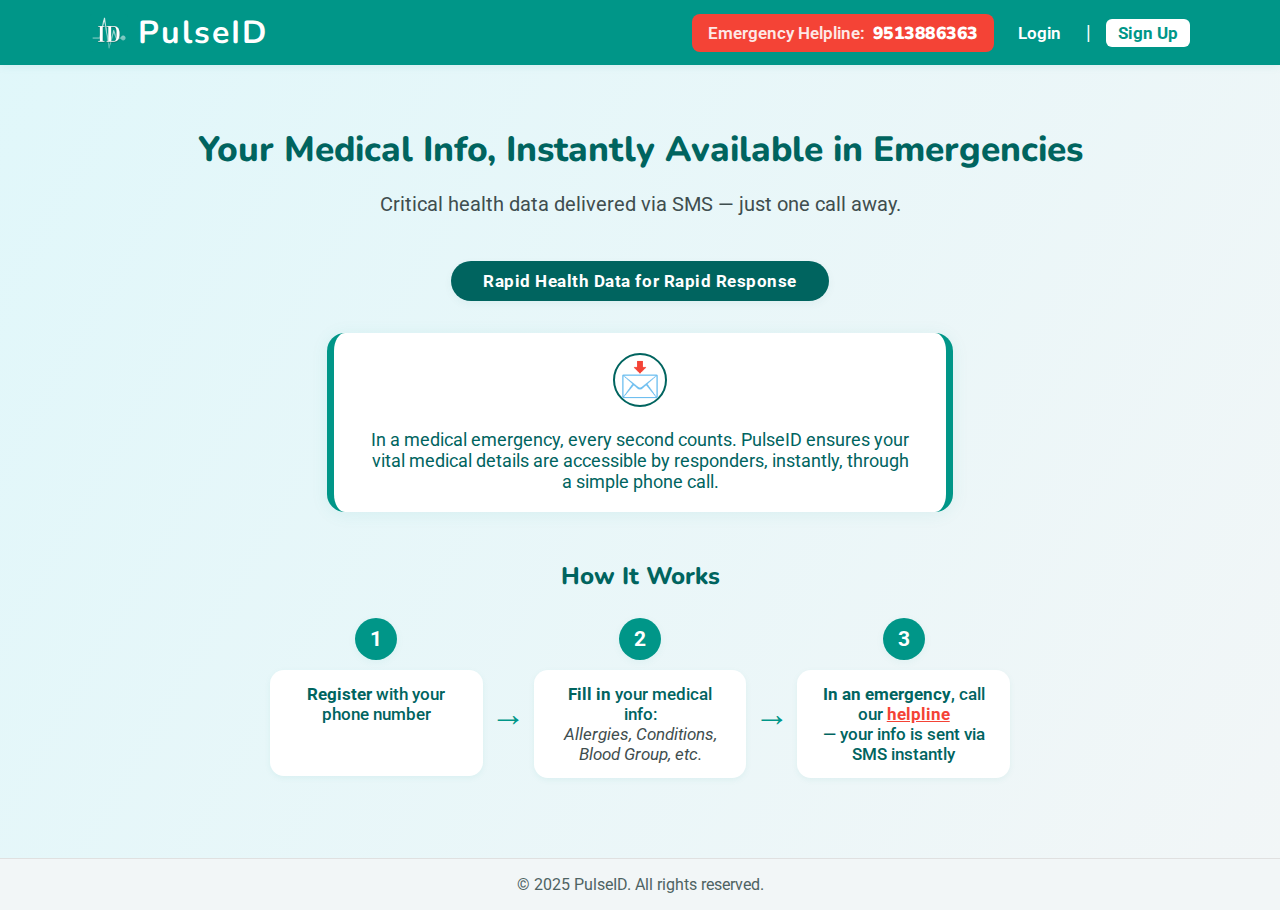
<file: index.html>
<!DOCTYPE html>
<html lang="en">
<head>
  <meta charset="UTF-8">
  <title>PULSEID - Emergency Health Info</title>
  <link rel="stylesheet" href="styles/styles.css">
  <link href="https://fonts.googleapis.com/css?family=Nunito:700,400|Roboto:400,700&display=swap" rel="stylesheet">
</head>
<body>
  <header class="header">
    <div class="header-content">
      <div class="brand">
        <img src="assests/logo.png" alt="PulseID Logo" class="logo"/>
        <span class="brand-name">PulseID</span>
      </div>
      <nav class="nav-actions">
        
        <a href="tel:9513886363" class="helpline-btn">
          <span class="helpline-label">Emergency Helpline:</span>
          <span class="helpline-number">9513886363</span>
        </a>
        <a href="login.html" class="login-link">Login</a>
        <span class="divider">|</span>
        <a href="login.html" class="signup-btn">Sign Up</a>
      </nav>
    </div>
  </header>

  <main>
    <section class="hero">
      <h2 class="hero-title">Your Medical Info, Instantly Available in Emergencies</h2>
      <p class="hero-subtitle">Critical health data delivered via SMS — just one call away.</p>
      <div class="hero-badge">Rapid Health Data for Rapid Response</div>
    </section>

    <section class="info-card">
      <div class="info-content">
        <span class="info-icon">&#x1F4E9;</span>
        <p>
          In a medical emergency, every second counts. PulseID ensures your vital medical details are accessible by responders, instantly, through a simple phone call.
        </p>
      </div>
    </section>

    <section class="steps">
      <h3 class="steps-title">How It Works</h3>
      <div class="stepper">
        <div class="step">
          <div class="step-circle">1</div>
          <div class="step-desc">
            <b>Register</b> with your phone number
          </div>
        </div>
        <div class="step-arrow">&#8594;</div>
        <div class="step">
          <div class="step-circle">2</div>
          <div class="step-desc">
            <b>Fill in</b> your medical info:<br>
            <span class="step-note">Allergies, Conditions, Blood Group, etc.</span>
          </div>
        </div>
        <div class="step-arrow">&#8594;</div>
        <div class="step">
          <div class="step-circle">3</div>
          <div class="step-desc">
            <b>In an emergency</b>, call our <a href="tel:9513886363" class="inline-helpline">helpline</a><br>
            — your info is sent via SMS instantly
          </div>
        </div>
      </div>
    </section>
  </main>

  <footer class="footer">
    <span>&copy; 2025 PulseID. All rights reserved.</span>
  </footer>
</body>
</html>
</file>
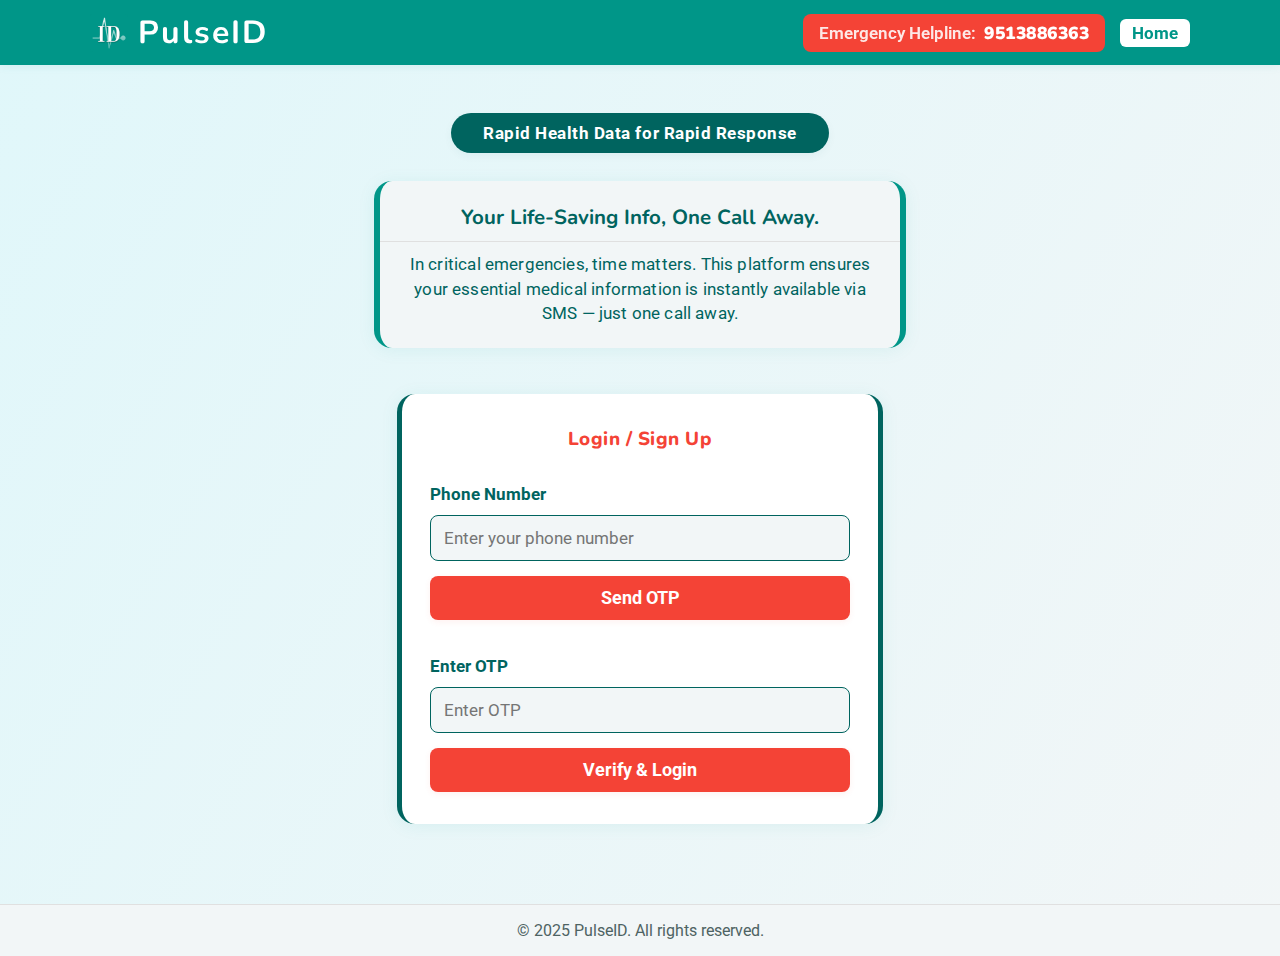
<file: dashboard.html>
<!DOCTYPE html>
<html lang="en">
<head>
  <meta charset="UTF-8">
  <title>PulseID | Dashboard</title>
  <link rel="stylesheet" href="styles/dashboard.css">
  <link href="https://fonts.googleapis.com/css?family=Nunito:700,400|Roboto:400,700&display=swap" rel="stylesheet">
</head>
<body>
  <header class="header">
    <div class="header-content">
      <div class="brand">
        <img src="assests/logo.png" alt="PulseID Logo" class="logo"/>
        <span class="brand-name">PulseID</span>
      </div>
      <nav class="nav-actions">
        <a href="tel:9513886363" class="helpline-btn">
          <span class="helpline-label">Emergency Helpline:</span>
          <span class="helpline-number">9513886363</span>
        </a>
        <a href="#" class="dashboard-link active">Dashboard</a>
        <span class="divider">|</span>
        <a href="login.html" class="logout-btn">Logout</a>
      </nav>
    </div>
  </header>
  <main>
    <section class="dashboard-section">
      <h2 class="dashboard-title">Your Medical Profile</h2>
      <form class="dashboard-form">
        <div class="form-row">
          <div class="form-group">
            <label for="firstName">First Name</label>
            <input type="text" id="firstName" name="firstName" autocomplete="given-name" required>
          </div>
          <div class="form-group">
            <label for="lastName">Last Name</label>
            <input type="text" id="lastName" name="lastName" autocomplete="family-name" required>
          </div>
        </div>
        <div class="form-row">
         
          <div class="form-group">
            <label for="dateOfBirth">Date of Birth</label>
            <input type="date" id="dateOfBirth" name="dateOfBirth" required>
          </div>
        </div>
        <div class="form-row">
          <div class="form-group">
            <label for="gender">Gender</label>
            <select id="gender" name="gender" required>
              <option value="" disabled selected>Select Gender</option>
              <option>Male</option>
              <option>Female</option>
              <option>Non-binary</option>
              <option>Prefer not to say</option>
              <option>Other</option>
            </select>
          </div>
          <div class="form-group">
            <label for="bloodType">Blood Type</label>
            <select id="bloodType" name="bloodType" required>
              <option value="" disabled selected>Select Blood Type</option>
              <option>A+</option>
              <option>A-</option>
              <option>B+</option>
              <option>B-</option>
              <option>O+</option>
              <option>O-</option>
              <option>AB+</option>
              <option>AB-</option>
              <option>Unknown</option>
            </select>
          </div>
        </div>
        <div class="form-row">
          <div class="form-group">
            <label for="allergies">Allergies</label>
            <textarea id="allergies" name="allergies" placeholder="List allergies, separated by commas"></textarea>
          </div>
          <div class="form-group">
            <label for="conditions">Conditions</label>
            <textarea id="conditions" name="conditions" placeholder="E.g. Diabetes, Hypertension"></textarea>
          </div>
        </div>
        <div class="form-row">
          <div class="form-group">
            <label for="medications">Medications</label>
            <textarea id="medications" name="medications" placeholder="List current medications"></textarea>
          </div>
          <div class="form-group">
            <label for="address">Address</label>
            <input type="text" id="address" name="address" autocomplete="street-address">
          </div>
        </div>
        <div class="form-row">
          <div class="form-group">
            <label for="city">City</label>
            <input type="text" id="city" name="city" autocomplete="address-level2">
          </div>
          <div class="form-group">
            <label for="state">State</label>
            <input type="text" id="state" name="state" autocomplete="address-level1">
          </div>
        </div>
        <div class="form-row">
          <div class="form-group">
            <label for="zip">Zip</label>
            <input type="text" id="zip" name="zip" autocomplete="postal-code">
          </div>
          <div class="form-group">
            <label for="country">Country</label>
            <input type="text" id="country" name="country" autocomplete="country">
          </div>
        </div>
        <div class="form-row">
          
        </div>
        <div class="btn-row">
          <button type="submit" class="btn-accent dashboard-save-btn">Save</button>
          <!--<button type="button" class="btn-outline dashboard-edit-btn">Update</button>-->
        </div>
      </form>
    </section>
  </main>
  <footer class="footer">
    <span>&copy; 2025 PulseID. All rights reserved.</span>
  </footer>

<script>
  
  //if (!token) {
    // Not logged in, redirect to login
  //  window.location.href = "login.html";
  //}

  
  const form = document.querySelector('.dashboard-form');

  const token = localStorage.getItem('token');
  const userId = localStorage.getItem('pulseid_user_id');

  if (!userId) {
    alert("You're not logged in!");
    window.location.href = "login.html";
  }

  // Prefill form with data from API
  async function prefillForm() {
    try {
      const res = await fetch(`https://api.pulseid.nxog.tech/user/${userId}`, {
        method: 'GET',
        headers: {
          'Authorization': `Bearer ${token}`, 
          'Content-Type': 'application/json'
        }
        
        
      });

      if (!res.ok) {
        console.warn("Failed to fetch user profile:", res.status);
        return;
      }

      const data = await res.json();

      for (const key in data) {
        if (form[key]) {
          form[key].value = data[key];
        }
      }
    } catch (err) {
      console.error("Error fetching profile:", err);
    }
  }

  prefillForm();

  // On submit: update the profile
  form.addEventListener('submit', async (e) => {
    e.preventDefault();

    const formData = new FormData(form);
    const jsonData = {};

    for (const [key, value] of formData.entries()) {
      if (value.trim() !== "") {
        jsonData[key] = value.trim();
      }
    }

    try {
      const res = await fetch(`https://api.pulseid.nxog.tech/user/${userId}`, {
        method: 'PUT',
       
        headers: {
          'Content-Type': 'application/json',
          'Authorization': `Bearer ${token}`
        },
        body: JSON.stringify(jsonData)
      });

      const result = await res.json();

      if (res.ok) {
        alert("Profile saved successfully!");
      } else {
        alert("Error: " + (result.error || "Failed to update profile"));
      }
    } catch (err) {
      console.error("Error updating profile:", err);
      alert("An error occurred while saving.");
    }
  });
  
</script>


</body>
</html>
</file>
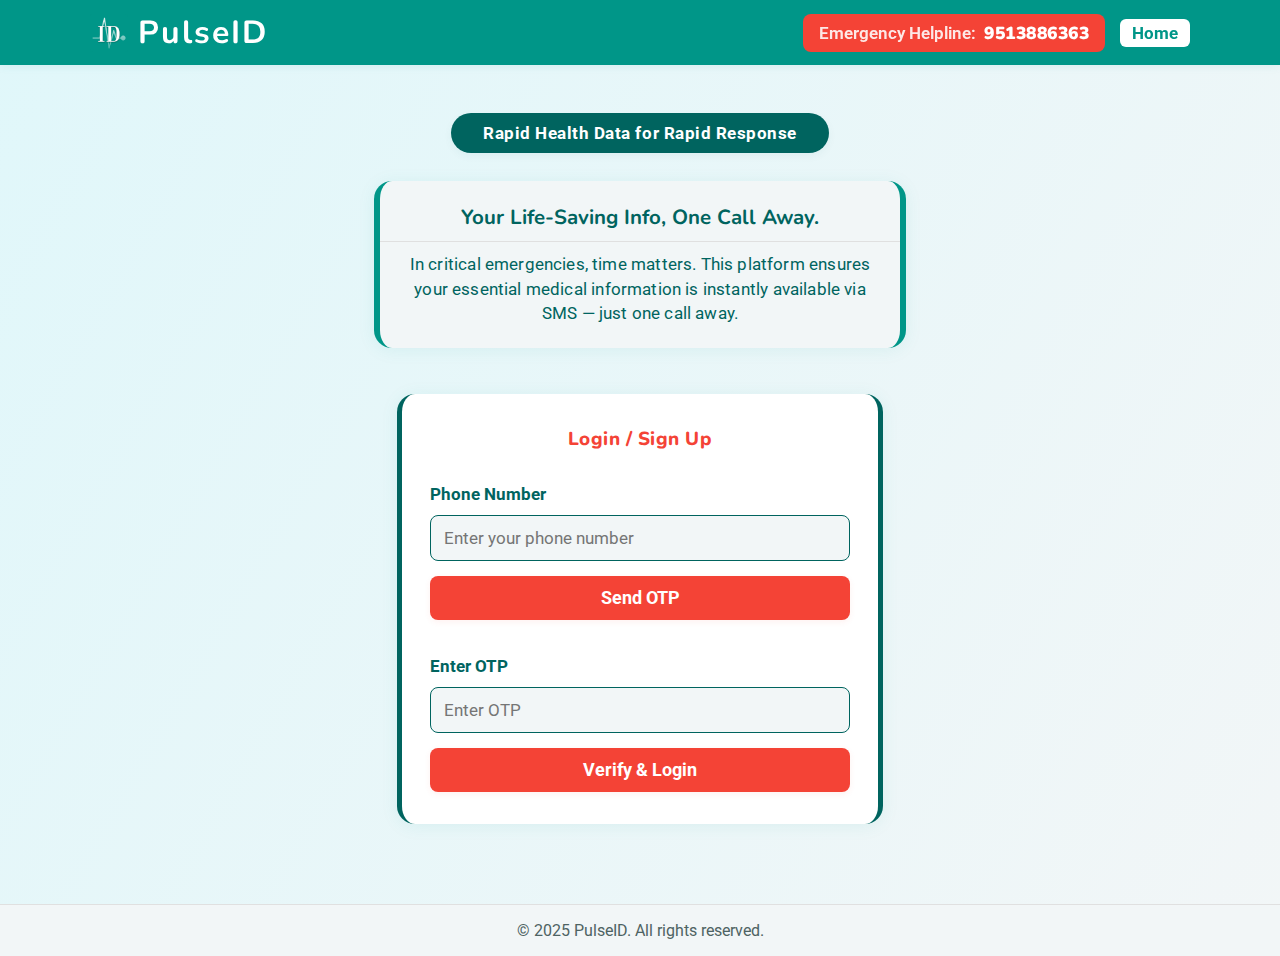
<file: login.html>
<!DOCTYPE html>
<html lang="en">
<head>
  <meta charset="UTF-8">
  <title>PulseID | Login / Sign Up</title>
  <link rel="stylesheet" href="styles/login.css">
  <link href="https://fonts.googleapis.com/css?family=Nunito:700,400|Roboto:400,700&display=swap" rel="stylesheet">
</head>
<body>
  <header class="header">
    <div class="header-content">
      <div class="brand">
        <img src="assests/logo.png" alt="PulseID Logo" class="logo"/>
        <span class="brand-name">PulseID</span>
      </div>
      <nav class="nav-actions">
        <a href="tel:9513886363" class="helpline-btn">
          <span class="helpline-label">Emergency Helpline:</span>
          <span class="helpline-number">9513886363</span>
        </a>
        <!-- <a href="#" class="login-link active">Login</a>
        <span class="divider">|</span>-->
        <a href="index.html" class="signup-btn">Home</a>
      </nav>
    </div>
  </header>
  <main>
    <section class="hero">
      <div class="hero-badge">Rapid Health Data for Rapid Response</div>
      <div class="main-card">
        <div class="main-card-header">
          Your Life-Saving Info, One Call Away.
        </div>
        <div class="main-card-body">
          In critical emergencies, time matters. This platform ensures your essential medical information is instantly available via SMS &mdash; just one call away.
        </div>
      </div>
      <form class="login-signup-form">
        <div class="form-header">Login / Sign Up</div>
        <div class="form-group">
          <label for="phone">Phone Number</label>
          <input type="tel" id="phone" name="phone" placeholder="Enter your phone number" required>
          <button type="button" class="btn-accent">Send OTP</button>
        </div>
        <div class="form-group">
          <label for="otp">Enter OTP</label>
          <input type="text" id="otp" name="otp" placeholder="Enter OTP" required>
          <button type="submit" class="btn-accent">Verify & Login</button>
        </div>
      </form>
    </section>
  </main>
  <footer class="footer">
    <span>&copy; 2025 PulseID. All rights reserved.</span>
  </footer>


<script>
  const phoneInput = document.getElementById('phone');
  const otpInput = document.getElementById('otp');
  const sendOtpBtn = document.querySelector('.form-group button[type="button"]');
  const verifyBtn = document.querySelector('.form-group button[type="submit"]');

  let verificationMode = ''; // 'register' or 'login'
  let verificationId = ''; // userId or loginRequestId

  sendOtpBtn.addEventListener('click', async () => {
    const phone = phoneInput.value.trim();

    if (!phone.match(/^\+?[1-9]\d{9,14}$/)) {
      alert("Invalid phone number format. Use +1234567890");
      return;
    }

    // Try registration first
    try {
      const res = await fetch('https://api.pulseid.nxog.tech/user', {
        method: 'POST',
        headers: { 'Content-Type': 'application/json' },
        body: JSON.stringify({ phoneNumber: phone })
      });

      const data = await res.json();

      if (res.ok) {
        alert('OTP sent for registration!');
        verificationMode = 'register';
        verificationId = data.userId;
      } else if (res.status === 400 && data.error.includes("Phone number already registered and verified")) {
        // Fall back to login
        const loginRes = await fetch('https://api.pulseid.nxog.tech/login', {
          method: 'POST',
          headers: { 'Content-Type': 'application/json' },
          body: JSON.stringify({ phoneNumber: phone })
        });

        const loginData = await loginRes.json();

        if (loginRes.ok) {
          alert('OTP sent for login!');
          verificationMode = 'login';
          verificationId = loginData.loginRequestId;
        } else {
          alert(loginData.message || "Login failed");
        }
      } else {
        alert(data.message || "Something went wrong");
      }
    } catch (err) {
      console.error(err);
      alert("Error sending OTP.");
    }
  });

  verifyBtn.addEventListener('click', async (e) => {
    e.preventDefault();
    const otp = otpInput.value.trim();

    if (!otp.match(/^\d{6}$/)) {
      alert("OTP must be a 6-digit number.");
      return;
    }

    if (!verificationId || !verificationMode) {
      alert("Please send OTP first.");
      return;
    }

    try {
      const endpoint = verificationMode === 'register'
        ? `https://api.pulseid.nxog.tech/user/${verificationId}/verify`
        : `https://api.pulseid.nxog.tech/login/${verificationId}/verify`;

      const res = await fetch(endpoint, {
        method: 'POST',
        headers: { 'Content-Type': 'application/json' },
        body: JSON.stringify({ otp })
      });

      const data = await res.json();

      if (res.ok) {
        alert('Login successful!');
        console.log(data); // You may store user info here if needed
        // Redirect or show dashboard
        // Store session data
        localStorage.setItem('pulseid_user_id', data.user.id);
        localStorage.setItem('pulseid_phone', data.user.phoneNumber);
        localStorage.setItem('token',data.sessionToken)

        window.location.href = "dashboard.html";
      } else {
        alert(data.message || "OTP verification failed.");
      }
    } catch (err) {
      console.error(err);
      alert("Verification error.");
    }
  });
</script>



</body>
</html>
</file>
<file: styles/styles.css>
:root {
  --primary: #009688;
  --primary-dark: #00645f;
  --secondary: #f2f6f7;
  --accent: #f44336;
  --text: #232b2b;
  --bg-gradient: linear-gradient(120deg, #e0f7fa 0%, #f2f6f7 100%);
  --step-color: #ffffff;
  --border-radius: 18px;
  --shadow: 0 2px 18px rgba(0, 150, 136, 0.08);
  --font-main: 'Roboto', 'Nunito', Arial, sans-serif;
}

body {
  margin: 0;
  font-family: var(--font-main);
  background: var(--bg-gradient);
  color: var(--text);
  min-height: 100vh;
}

.header {
  background: var(--primary);
  color: #fff;
  padding: 0;
  box-shadow: 0 2px 8px rgba(0,150,136,0.08);
}

.header-content {
  max-width: 1100px;
  margin: 0 auto;
  padding: 0.7rem 1.5rem;
  display: flex;
  align-items: center;
  justify-content: space-between;
}

.brand {
  display: flex;
  align-items: center;
  font-size: 2rem;
  font-weight: 700;
  letter-spacing: 2px;
  font-family: 'Nunito', var(--font-main);
}

.logo {
  width: 38px;
  height: 38px;
  margin-right: 10px;
}

.brand-name {
  color: #fff;
}

.nav-actions {
  display: flex;
  align-items: center;
  gap: 0.8rem;
}

.login-link, .signup-btn {
  text-decoration: none;
  color: #fff;
  font-weight: 600;
  font-size: 1.06rem;
  padding: 4px 12px;
  border-radius: 6px;
  transition: background 0.18s;
}

.signup-btn {
  background: #fff;
  color: var(--primary);
  margin-left: 2px;
  font-weight: 700;
  border: none;
}

.signup-btn:hover {
  background: var(--primary-dark);
  color: #fff;
}

.divider {
  color: #fff;
  font-size: 1.2rem;
}

.helpline-btn {
  text-decoration: none;
  background: var(--accent);
  color: #fff;
  border-radius: 8px;
  padding: 7px 16px;
  font-size: 1.09rem;
  font-weight: 700;
  margin-left: 18px;
  transition: background 0.16s;
  display: flex;
  align-items: center;
  gap: 8px;
  border: none;
}

.helpline-btn:hover {
  background: #d32f2f;
}

.helpline-label {
  font-weight: 600;
  opacity: 0.88;
}

.helpline-number {
  font-family: 'Nunito', var(--font-main);
  font-weight: 900;
  letter-spacing: 0.5px;
}

main {
  max-width: 900px;
  margin: 0 auto;
  padding: 0 12px;
}

.hero {
  text-align: center;
  margin: 60px 0 32px 0;
}

.hero-title {
  font-size: 2.2rem;
  font-family: 'Nunito', var(--font-main);
  font-weight: 800;
  margin-bottom: 8px;
  color: var(--primary-dark);
}

.hero-subtitle {
  font-size: 1.23rem;
  color: #3f4e4f;
  font-weight: 400;
}

.hero-badge {
  margin: 25px auto 0 auto;
  display: inline-block;
  background: var(--primary-dark);
  color: #fff;
  border-radius: 40px;
  padding: 10px 32px;
  font-size: 1.08rem;
  font-weight: 700;
  letter-spacing: 0.03em;
  box-shadow: 0 3px 8px rgba(0,100,95,0.05);
}

.info-card {
  background: var(--card-bg, #fff);
  border-radius: var(--border-radius);
  margin: 26px auto;
  box-shadow: var(--shadow);
  max-width: 540px;
  text-align: center;
  padding: 20px 36px;
  border-left: 7px solid var(--primary);
  border-right: 7px solid var(--primary);
}

.info-content {
  display: flex;
  flex-direction: column;
  align-items: center;
  gap: 14px;
}

.info-icon {
  font-size: 2.1rem;
  color: var(--primary-dark);
  background: #fff;
  border-radius: 50%;
  border: 2.5px solid var(--primary-dark);
  width: 50px;
  height: 50px;
  display: flex;
  align-items: center;
  justify-content: center;
  margin-bottom: 0.5rem;
}

.info-card p {
  font-size: 1.13rem;
  color: var(--primary-dark);
  margin: 0;
}

.steps {
  margin: 48px auto 0 auto;
  max-width: 740px;
}

.steps-title {
  text-align: center;
  color: var(--primary-dark);
  font-family: 'Nunito', var(--font-main);
  font-size: 1.5rem;
  font-weight: 800;
  margin-bottom: 26px;
}

.stepper {
  display: flex;
  flex-direction: row;
  align-items: flex-start;
  justify-content: space-between;
  gap: 0;
  background: none;
}

.step {
  flex: 1 1 0;
  display: flex;
  flex-direction: column;
  align-items: center;
  position: relative;
}

.step-circle {
  background: var(--primary);
  color: #fff;
  font-size: 1.3rem;
  font-weight: 700;
  width: 42px;
  height: 42px;
  border-radius: 50%;
  display: flex;
  align-items: center;
  justify-content: center;
  margin-bottom: 10px;
  box-shadow: 0 2px 8px rgba(0,150,136,0.06);
}

.step-desc {
  background: var(--step-color);
  padding: 14px 17px;
  border-radius: 14px;
  min-height: 78px;
  font-size: 1.08rem;
  color: var(--primary-dark);
  box-shadow: 0 2px 6px #00968811;
  font-weight: 500;
  text-align: center;
}

.step-note {
  color: #3f4e4f;
  font-size: 0.97em;
  font-style: italic;
  font-weight: 400;
}

.step-arrow {
  align-self: center;
  font-size: 2.2rem;
  color: var(--primary);
  margin: 0 0.5rem;
  margin-top: 32px;
}

.inline-helpline {
  color: var(--accent);
  text-decoration: underline;
  font-weight: 700;
}

.footer {
  margin-top: 80px;
  text-align: center;
  background: var(--secondary);
  color: #4e6363;
  font-size: 1rem;
  padding: 16px 0;
  border-top: 1px solid #e0e0e0;
}

@media (max-width: 900px) {
  .stepper {
    flex-direction: column;
    align-items: stretch;
    gap: 0;
  }
  .step-arrow {
    transform: rotate(90deg);
    margin: 0.7rem auto;
  }
}

@media (max-width: 600px) {
  .header-content {
    flex-direction: column;
    align-items: flex-start;
    gap: 12px;
    padding: 1.1rem 0.7rem;
  }
  .hero {
    margin: 34px 0 20px 0;
  }
  .info-card {
    padding: 18px 7vw;
    border-left: 4px solid var(--primary);
    border-right: 4px solid var(--primary);
  }
  .steps {
    margin-top: 24px;
  }
}
</file>
<file: styles/dashboard.css>
:root {
  --primary: #009688;
  --primary-dark: #00645f;
  --secondary: #f2f6f7;
  --accent: #f44336;
  --text: #232b2b;
  --bg-gradient: linear-gradient(120deg, #e0f7fa 0%, #f2f6f7 100%);
  --step-color: #ffffff;
  --border-radius: 18px;
  --shadow: 0 2px 18px rgba(0, 150, 136, 0.08);
  --font-main: 'Roboto', 'Nunito', Arial, sans-serif;
}

body {
  margin: 0;
  font-family: var(--font-main);
  background: var(--bg-gradient);
  color: var(--text);
  min-height: 100vh;
}

.header {
  background: var(--primary);
  color: #fff;
  padding: 0;
  box-shadow: 0 2px 8px rgba(0,150,136,0.08);
  position: sticky;
  top: 0;
  z-index: 100;
}

.header-content {
  max-width: 1100px;
  margin: 0 auto;
  padding: 0.7rem 1.5rem;
  display: flex;
  align-items: center;
  justify-content: space-between;
}

.brand {
  display: flex;
  align-items: center;
  font-size: 2rem;
  font-weight: 700;
  letter-spacing: 2px;
  font-family: 'Nunito', var(--font-main);
}

.logo {
  width: 38px;
  height: 38px;
  margin-right: 10px;
}

.brand-name {
  color: #fff;
}

.nav-actions {
  display: flex;
  align-items: center;
  gap: 0.8rem;
}

.dashboard-link,
.logout-btn {
  text-decoration: none;
  color: #fff;
  font-weight: 600;
  font-size: 1.06rem;
  padding: 4px 12px;
  border-radius: 6px;
  transition: background 0.18s;
}

.dashboard-link.active, .dashboard-link:hover, .logout-btn:hover {
  background: var(--primary-dark);
  color: #fff;
}

.divider {
  color: #fff;
  font-size: 1.2rem;
}

.helpline-btn {
  text-decoration: none;
  background: var(--accent);
  color: #fff;
  border-radius: 8px;
  padding: 7px 16px;
  font-size: 1.09rem;
  font-weight: 700;
  margin-left: 18px;
  transition: background 0.16s;
  display: flex;
  align-items: center;
  gap: 8px;
  border: none;
}

.helpline-btn:hover {
  background: #d32f2f;
}

.helpline-label {
  font-weight: 600;
  opacity: 0.88;
}

.helpline-number {
  font-family: 'Nunito', var(--font-main);
  font-weight: 900;
  letter-spacing: 0.5px;
}

main {
  max-width: 900px;
  margin: 0 auto;
  padding: 0 12px;
}

.dashboard-section {
  background: var(--secondary);
  border-radius: var(--border-radius);
  box-shadow: var(--shadow);
  margin: 48px 0 32px 0;
  padding: 36px 28px 22px 28px;
}

.dashboard-title {
  text-align: center;
  color: var(--primary-dark);
  font-family: 'Nunito', var(--font-main);
  font-size: 2rem;
  font-weight: 800;
  margin-bottom: 32px;
}

.dashboard-form {
  display: flex;
  flex-direction: column;
  gap: 0.7rem;
  max-width: 700px;
  margin: 0 auto;
}

.form-row {
  display: flex;
  gap: 28px;
  margin-bottom: 18px;
}

.form-group {
  flex: 1 1 0;
  display: flex;
  flex-direction: column;
  gap: 7px;
}

.form-group label {
  font-size: 1.05rem;
  color: var(--primary-dark);
  font-weight: 700;
  margin-bottom: 2px;
}

.form-group input,
.form-group select,
.form-group textarea {
  background: var(--step-color);
  color: var(--primary-dark);
  border: 1.5px solid var(--primary-dark);
  border-radius: 8px;
  padding: 10px 13px;
  font-size: 1.07rem;
  font-family: var(--font-main);
  outline: none;
  transition: border 0.18s;
  resize: none;
}

.form-group input:focus,
.form-group select:focus,
.form-group textarea:focus {
  border: 2px solid var(--primary);
  background: #fff;
}

.form-group textarea {
  min-height: 38px;
  max-height: 88px;
  resize: vertical;
}

.btn-row {
  display: flex;
  gap: 20px;
  justify-content: center;
  margin-top: 36px;
}

.btn-accent.dashboard-save-btn {
  background: var(--accent);
  color: #fff;
  border: none;
  border-radius: 10px;
  padding: 13px 42px;
  font-size: 1.18rem;
  font-family: var(--font-main);
  font-weight: bold;
  cursor: pointer;
  box-shadow: 0 2px 6px #f4433611;
  transition: background 0.14s;
}

.btn-accent.dashboard-save-btn:hover {
  background: #d32f2f;
}

.btn-outline.dashboard-edit-btn {
  background: transparent;
  color: var(--primary-dark);
  border: 2px solid var(--primary-dark);
  border-radius: 10px;
  padding: 13px 42px;
  font-size: 1.18rem;
  font-family: var(--font-main);
  font-weight: bold;
  cursor: pointer;
  transition: background 0.14s, color 0.14s;
}

.btn-outline.dashboard-edit-btn:hover {
  background: var(--primary-dark);
  color: #fff;
}

.footer {
  margin-top: 80px;
  text-align: center;
  background: var(--secondary);
  color: #4e6363;
  font-size: 1rem;
  padding: 16px 0;
  border-top: 1px solid #e0e0e0;
}

@media (max-width: 900px) {
  .form-row {
    flex-direction: column;
    gap: 0;
  }
  .dashboard-section {
    padding: 18px 3vw 18px 3vw;
    margin: 24px 0 14px 0;
  }
  .dashboard-form {
    padding: 0;
  }
  .dashboard-title {
    font-size: 1.3rem;
    margin-bottom: 22px;
  }
}

@media (max-width: 600px) {
  .header-content {
    flex-direction: column;
    align-items: flex-start;
    gap: 12px;
    padding: 1.1rem 0.7rem;
  }
  .dashboard-section {
    padding: 7vw 2vw 7vw 2vw;
  }
  .dashboard-form {
    padding: 0 1vw;
  }
  .btn-row {
    flex-direction: column;
    gap: 13px;
  }
}
</file>
<file: styles/login.css>
:root {
  --primary: #009688;
  --primary-dark: #00645f;
  --secondary: #f2f6f7;
  --accent: #f44336;
  --text: #232b2b;
  --bg-gradient: linear-gradient(120deg, #e0f7fa 0%, #f2f6f7 100%);
  --step-color: #ffffff;
  --border-radius: 18px;
  --shadow: 0 2px 18px rgba(0, 150, 136, 0.08);
  --font-main: 'Roboto', 'Nunito', Arial, sans-serif;
}

body {
  margin: 0;
  font-family: var(--font-main);
  background: var(--bg-gradient);
  color: var(--text);
  min-height: 100vh;
}

.header {
  background: var(--primary);
  color: #fff;
  padding: 0;
  box-shadow: 0 2px 8px rgba(0,150,136,0.08);
  position: sticky;
  top: 0;
  z-index: 100;
}

.header-content {
  max-width: 1100px;
  margin: 0 auto;
  padding: 0.7rem 1.5rem;
  display: flex;
  align-items: center;
  justify-content: space-between;
}

.brand {
  display: flex;
  align-items: center;
  font-size: 2rem;
  font-weight: 700;
  letter-spacing: 2px;
  font-family: 'Nunito', var(--font-main);
}

.logo {
  width: 38px;
  height: 38px;
  margin-right: 10px;
}

.brand-name {
  color: #fff;
}

.nav-actions {
  display: flex;
  align-items: center;
  gap: 0.8rem;
}

.login-link, .signup-btn {
  text-decoration: none;
  color: #fff;
  font-weight: 600;
  font-size: 1.06rem;
  padding: 4px 12px;
  border-radius: 6px;
  transition: background 0.18s;
}

.login-link.active, .login-link:hover, .signup-btn:hover {
  background: var(--primary-dark);
  color: #fff;
}

.signup-btn {
  background: #fff;
  color: var(--primary);
  margin-left: 2px;
  font-weight: 700;
  border: none;
}

.signup-btn:hover {
  background: var(--primary-dark);
  color: #fff;
}

.divider {
  color: #fff;
  font-size: 1.2rem;
}

.helpline-btn {
  text-decoration: none;
  background: var(--accent);
  color: #fff;
  border-radius: 8px;
  padding: 7px 16px;
  font-size: 1.09rem;
  font-weight: 700;
  margin-left: 18px;
  transition: background 0.16s;
  display: flex;
  align-items: center;
  gap: 8px;
  border: none;
}

.helpline-btn:hover {
  background: #d32f2f;
}

.helpline-label {
  font-weight: 600;
  opacity: 0.88;
}

.helpline-number {
  font-family: 'Nunito', var(--font-main);
  font-weight: 900;
  letter-spacing: 0.5px;
}

main {
  max-width: 900px;
  margin: 0 auto;
  padding: 0 12px;
}

.hero {
  display: flex;
  flex-direction: column;
  align-items: center;
  margin: 48px 0 32px 0;
}

.hero-badge {
  margin: 0 auto 28px auto;
  display: inline-block;
  background: var(--primary-dark);
  color: #fff;
  border-radius: 40px;
  padding: 10px 32px;
  font-size: 1.08rem;
  font-weight: 700;
  letter-spacing: 0.03em;
  box-shadow: 0 3px 8px rgba(0,100,95,0.05);
}

.main-card {
  margin: 0 auto 18px auto;
  background: var(--secondary);
  color: var(--primary-dark);
  border-radius: var(--border-radius);
  width: 100%;
  max-width: 520px;
  box-shadow: var(--shadow);
  font-family: var(--font-main);
  text-align: center;
  border-left: 6px solid var(--primary);
  border-right: 6px solid var(--primary);
}

.main-card-header {
  font-size: 1.28rem;
  font-family: 'Nunito', Arial, sans-serif;
  font-weight: 700;
  padding: 22px 0 10px 0;
  border-top-left-radius: var(--border-radius);
  border-top-right-radius: var(--border-radius);
  color: var(--primary-dark);
}

.main-card-body {
  padding: 10px 28px 22px 28px;
  border-top: 1.5px solid #e0e0e0;
  font-size: 1.09rem;
  font-family: 'Roboto', Arial, sans-serif;
  letter-spacing: 0.01em;
  font-weight: 400;
  color: var(--primary-dark);
  line-height: 1.4;
}

.login-signup-form {
  background: #fff;
  border-radius: var(--border-radius);
  box-shadow: var(--shadow);
  width: 100%;
  max-width: 420px;
  margin: 28px auto 0 auto;
  padding: 32px 28px 18px 28px;
  display: flex;
  flex-direction: column;
  gap: 22px;
  border-left: 5px solid var(--primary-dark);
  border-right: 5px solid var(--primary-dark);
}

.form-header {
  color: var(--accent);
  font-family: 'Nunito', Arial, sans-serif;
  font-weight: 800;
  font-size: 1.18rem;
  margin-bottom: 10px;
  text-align: center;
  letter-spacing: 0.5px;
}

.form-group {
  display: flex;
  flex-direction: column;
  gap: 9px;
  margin-bottom: 8px;
}

.form-group label {
  font-size: 1.06rem;
  color: var(--primary-dark);
  font-weight: 700;
  margin-bottom: 2px;
}

.form-group input {
  background: var(--secondary);
  color: var(--primary-dark);
  border: 1.5px solid var(--primary-dark);
  border-radius: 8px;
  padding: 12px 13px;
  font-size: 1.09rem;
  font-family: var(--font-main);
  outline: none;
  transition: border 0.18s;
}

.form-group input:focus {
  border: 2px solid var(--primary);
  background: #fff;
}

.btn-accent {
  background: var(--accent);
  color: #fff;
  border: none;
  border-radius: 8px;
  padding: 12px 0;
  width: 100%;
  font-size: 1.11rem;
  font-family: var(--font-main);
  font-weight: bold;
  cursor: pointer;
  margin-top: 6px;
  margin-bottom: 6px;
  transition: background 0.15s;
  box-shadow: 0 2px 6px #f4433613;
}

.btn-accent:hover {
  background: #d32f2f;
}

.footer {
  margin-top: 80px;
  text-align: center;
  background: var(--secondary);
  color: #4e6363;
  font-size: 1rem;
  padding: 16px 0;
  border-top: 1px solid #e0e0e0;
}

@media (max-width: 600px) {
  .header-content {
    flex-direction: column;
    align-items: flex-start;
    gap: 12px;
    padding: 1.1rem 0.7rem;
  }
  .hero {
    margin: 32px 0 14px 0;
  }
  .main-card {
    max-width: 98vw;
  }
  .login-signup-form {
    max-width: 98vw;
    padding: 22px 4vw 10px 4vw;
  }
}
</file>
